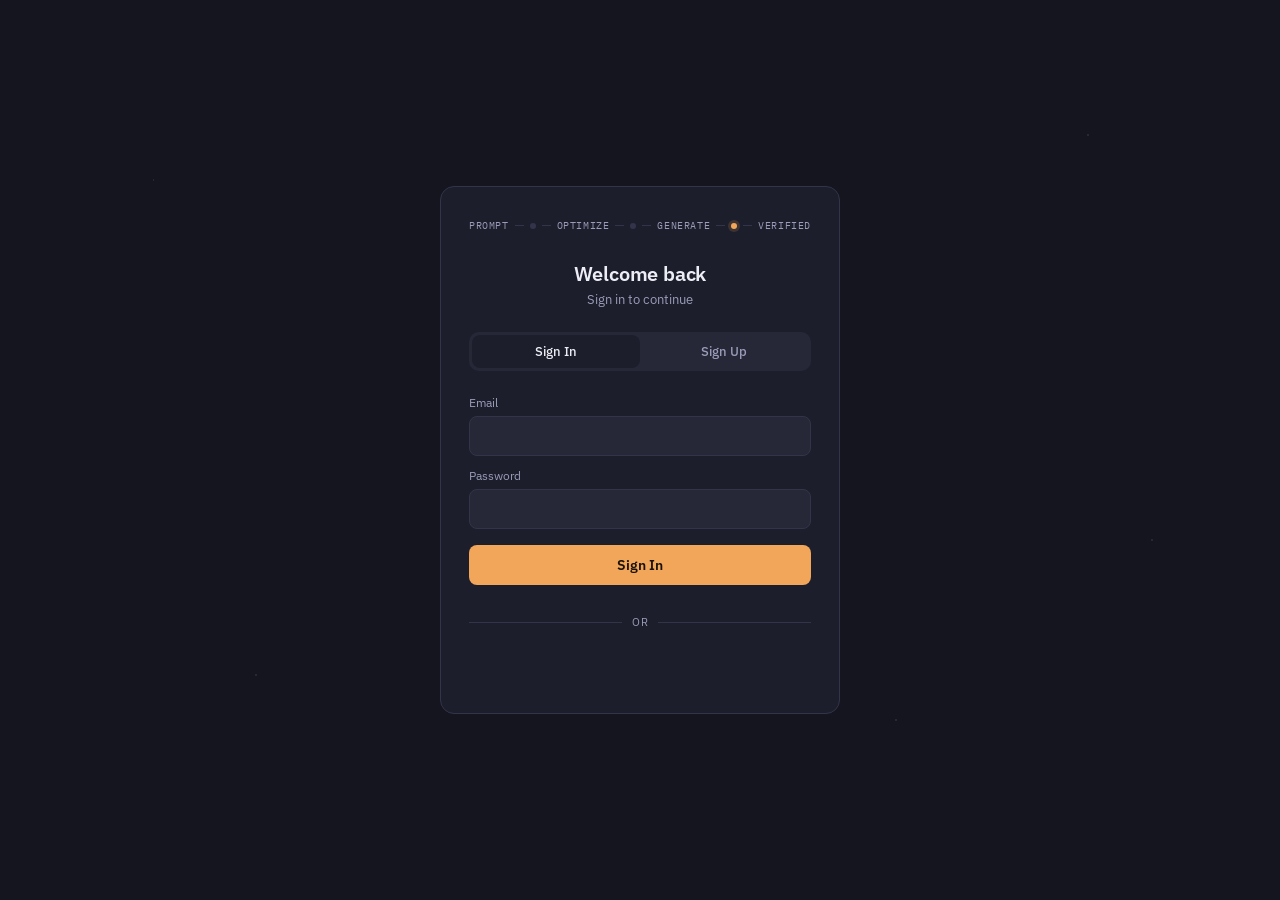
<file: user_authentication/index.html>
<!DOCTYPE html>
<html lang="en">
<head>
<meta charset="UTF-8" />
<meta name="viewport" content="width=device-width, initial-scale=1.0" />
<title>Sign in</title>
<link rel="preconnect" href="https://fonts.googleapis.com" />
<link href="https://fonts.googleapis.com/css2?family=IBM+Plex+Sans:wght@400;500;600;700&family=IBM+Plex+Mono:wght@500&display=swap" rel="stylesheet" />
<link rel="stylesheet" href="style.css" />
<script src="https://accounts.google.com/gsi/client" async defer></script>
</head>
<body>
<div class="bg-nodes"></div>

<div class="card">
  <!-- Signature element: your actual pipeline, shown as a checkpoint strip -->
  <div class="pipeline">
    <span>Prompt</span><span class="line"></span><span class="dot"></span><span class="line"></span>
    <span>Optimize</span><span class="line"></span><span class="dot"></span><span class="line"></span>
    <span>Generate</span><span class="line"></span><span class="dot verified"></span><span class="line"></span>
    <span>Verified</span>
  </div>

  <div class="brand">
    <!-- TODO: swap in your actual product name -->
    <h1>Welcome back</h1>
    <p>Sign in to continue</p>
  </div>

  <div class="tabs">
    <button class="tab active" data-tab="signin">Sign In</button>
    <button class="tab" data-tab="signup">Sign Up</button>
  </div>

  <!-- Sign In -->
  <form class="form active" id="signin-form">
    <label for="signin-email">Email</label>
    <input type="email" id="signin-email" required autocomplete="email" />

    <label for="signin-password">Password</label>
    <input type="password" id="signin-password" required autocomplete="current-password" />

    <button type="submit" class="submit-btn">Sign In</button>

    <div class="divider">or</div>
    <div class="google-btn-container" id="google-btn-signin"></div>
  </form>

  <!-- Sign Up -->
  <form class="form" id="signup-form">
    <div class="step-indicator" id="step-indicator">
      <span class="step-dot active" data-step="1"></span>
      <span class="step-line"></span>
      <span class="step-dot" data-step="2"></span>
      <span class="step-line"></span>
      <span class="step-dot" data-step="3"></span>
    </div>

    <!-- Step 1: Email -->
    <div class="step active" id="step-1">
      <label for="signup-email">Email</label>
      <input type="email" id="signup-email" required autocomplete="email" />
      <button type="submit" class="submit-btn">Send Verification Code</button>

      <div class="divider">or</div>
      <div class="google-btn-container" id="google-btn-signup"></div>
    </div>

    <!-- Step 2: Verify code -->
    <div class="step" id="step-2">
      <label>Enter the 6-digit code sent to <strong id="otp-email-display"></strong></label>
      <div class="otp-inputs" id="otp-inputs">
        <input type="text" inputmode="numeric" maxlength="1" class="otp-box" />
        <input type="text" inputmode="numeric" maxlength="1" class="otp-box" />
        <input type="text" inputmode="numeric" maxlength="1" class="otp-box" />
        <input type="text" inputmode="numeric" maxlength="1" class="otp-box" />
        <input type="text" inputmode="numeric" maxlength="1" class="otp-box" />
        <input type="text" inputmode="numeric" maxlength="1" class="otp-box" />
      </div>
      <button type="submit" class="submit-btn">Verify Code</button>
      <div class="step-links">
        <button type="button" class="link-btn" id="resend-code-btn">Resend code</button>
        <button type="button" class="link-btn" id="change-email-btn">Change email</button>
      </div>
    </div>

    <!-- Step 3: Set password -->
    <div class="step" id="step-3">
      <label for="signup-name">Name</label>
      <input type="text" id="signup-name" required autocomplete="name" />

      <label for="signup-password">Password</label>
      <input type="password" id="signup-password" required autocomplete="new-password" minlength="8" />

      <label for="signup-confirm">Confirm password</label>
      <input type="password" id="signup-confirm" required autocomplete="new-password" minlength="8" />

      <button type="submit" class="submit-btn">Create Account</button>
    </div>
  </form>

  <div class="message" id="message"></div>
</div>

<script src="auth.js"></script>
</body>
</html>
</file>
<file: user_authentication/style.css>
:root {
  --bg: #14151f;
  --surface: #1d1e2c;
  --surface-2: #262838;
  --border: #33344a;
  --text: #edeef5;
  --text-muted: #9a9cb8;
  --accent: #f2a65a;
  --accent-soft: rgba(242, 166, 90, 0.15);
  --accent-2: #7c9eff;
  --success: #5fd8a0;
  --error: #ff6b6b;
  --radius: 14px;
}

* {
  box-sizing: border-box;
}

body {
  margin: 0;
  min-height: 100vh;
  background: var(--bg);
  color: var(--text);
  font-family: "IBM Plex Sans", system-ui, sans-serif;
  display: flex;
  align-items: center;
  justify-content: center;
  padding: 24px;
  position: relative;
  overflow: hidden;
}

/* Ambient background: faint scattered signal nodes, echoing the pipeline motif without competing with the form */
.bg-nodes {
  position: fixed;
  inset: 0;
  pointer-events: none;
  background-image:
    radial-gradient(2px 2px at 12% 20%, var(--border) 50%, transparent 51%),
    radial-gradient(2px 2px at 85% 15%, var(--border) 50%, transparent 51%),
    radial-gradient(2px 2px at 70% 80%, var(--border) 50%, transparent 51%),
    radial-gradient(2px 2px at 20% 75%, var(--border) 50%, transparent 51%),
    radial-gradient(2px 2px at 45% 40%, var(--border) 50%, transparent 51%),
    radial-gradient(2px 2px at 90% 60%, var(--border) 50%, transparent 51%);
  opacity: 0.6;
}

.card {
  position: relative;
  width: 100%;
  max-width: 400px;
  background: var(--surface);
  border: 1px solid var(--border);
  border-radius: var(--radius);
  padding: 32px 28px 28px;
}

/* Signature element: the product's actual pipeline, shown as a checkpoint strip */
.pipeline {
  display: flex;
  align-items: center;
  justify-content: center;
  gap: 6px;
  margin-bottom: 28px;
  font-family: "IBM Plex Mono", monospace;
  font-size: 10px;
  letter-spacing: 0.06em;
  color: var(--text-muted);
  text-transform: uppercase;
}

.pipeline .dot {
  width: 6px;
  height: 6px;
  border-radius: 50%;
  background: var(--border);
  flex-shrink: 0;
}

.pipeline .dot.verified {
  background: var(--accent);
  box-shadow: 0 0 0 3px var(--accent-soft);
}

.pipeline .line {
  width: 16px;
  height: 1px;
  background: var(--border);
}

.brand {
  text-align: center;
  margin-bottom: 24px;
}

.brand h1 {
  font-size: 20px;
  font-weight: 600;
  margin: 0 0 4px;
  letter-spacing: -0.01em;
}

.brand p {
  margin: 0;
  font-size: 13px;
  color: var(--text-muted);
}

.tabs {
  display: flex;
  background: var(--surface-2);
  border-radius: 10px;
  padding: 3px;
  margin-bottom: 24px;
}

.tab {
  flex: 1;
  text-align: center;
  padding: 8px 0;
  font-size: 13px;
  font-weight: 500;
  color: var(--text-muted);
  border-radius: 8px;
  cursor: pointer;
  border: none;
  background: transparent;
  font-family: inherit;
  transition: background 0.15s, color 0.15s;
}

.tab.active {
  background: var(--surface);
  color: var(--text);
}

.form {
  display: none;
  flex-direction: column;
  gap: 12px;
}

.form.active {
  display: flex;
}

label {
  font-size: 12px;
  color: var(--text-muted);
  margin-bottom: -6px;
}

input {
  background: var(--surface-2);
  border: 1px solid var(--border);
  border-radius: 8px;
  padding: 10px 12px;
  color: var(--text);
  font-size: 14px;
  font-family: inherit;
  outline: none;
  transition: border-color 0.15s;
}

input:focus-visible {
  border-color: var(--accent-2);
}

.submit-btn {
  margin-top: 4px;
  background: var(--accent);
  color: #1a1208;
  border: none;
  border-radius: 8px;
  padding: 11px 0;
  font-size: 14px;
  font-weight: 600;
  cursor: pointer;
  font-family: inherit;
  transition: filter 0.15s;
}

.submit-btn:hover {
  filter: brightness(1.08);
}

.submit-btn:focus-visible {
  outline: 2px solid var(--accent-2);
  outline-offset: 2px;
}

.divider {
  display: flex;
  align-items: center;
  gap: 10px;
  margin: 18px 0 14px;
  color: var(--text-muted);
  font-size: 11px;
  text-transform: uppercase;
  letter-spacing: 0.05em;
}

.divider::before,
.divider::after {
  content: "";
  flex: 1;
  height: 1px;
  background: var(--border);
}

.google-btn-container {
  display: flex;
  justify-content: center;
}

.message {
  margin-top: 14px;
  font-size: 13px;
  text-align: center;
  min-height: 16px;
}

.message.error {
  color: var(--error);
}

.message.success {
  color: var(--success);
}

/* Sign-up step wizard */
.step-indicator {
  display: flex;
  align-items: center;
  justify-content: center;
  gap: 6px;
  margin-bottom: 20px;
}

.step-dot {
  width: 7px;
  height: 7px;
  border-radius: 50%;
  background: var(--border);
  transition: background 0.2s;
}

.step-dot.active {
  background: var(--accent-2);
}

.step-dot.done {
  background: var(--success);
}

.step-line {
  width: 28px;
  height: 1px;
  background: var(--border);
}

.step {
  display: none;
  flex-direction: column;
  gap: 12px;
}

.step.active {
  display: flex;
}

.otp-inputs {
  display: flex;
  gap: 8px;
  justify-content: center;
  margin: 6px 0 2px;
}

.otp-box {
  width: 42px;
  height: 48px;
  text-align: center;
  font-size: 18px;
  font-family: "IBM Plex Mono", monospace;
  padding: 0;
}

.step-links {
  display: flex;
  justify-content: space-between;
  margin-top: 4px;
}

.link-btn {
  background: none;
  border: none;
  color: var(--accent-2);
  font-size: 12px;
  cursor: pointer;
  font-family: inherit;
  padding: 0;
}

.link-btn:disabled {
  color: var(--text-muted);
  cursor: default;
}

@media (prefers-reduced-motion: no-preference) {
  .pipeline .dot.verified {
    animation: pulse 2.4s ease-in-out infinite;
  }
}

@keyframes pulse {
  0%, 100% { box-shadow: 0 0 0 3px var(--accent-soft); }
  50% { box-shadow: 0 0 0 6px var(--accent-soft); }
}
</file>
